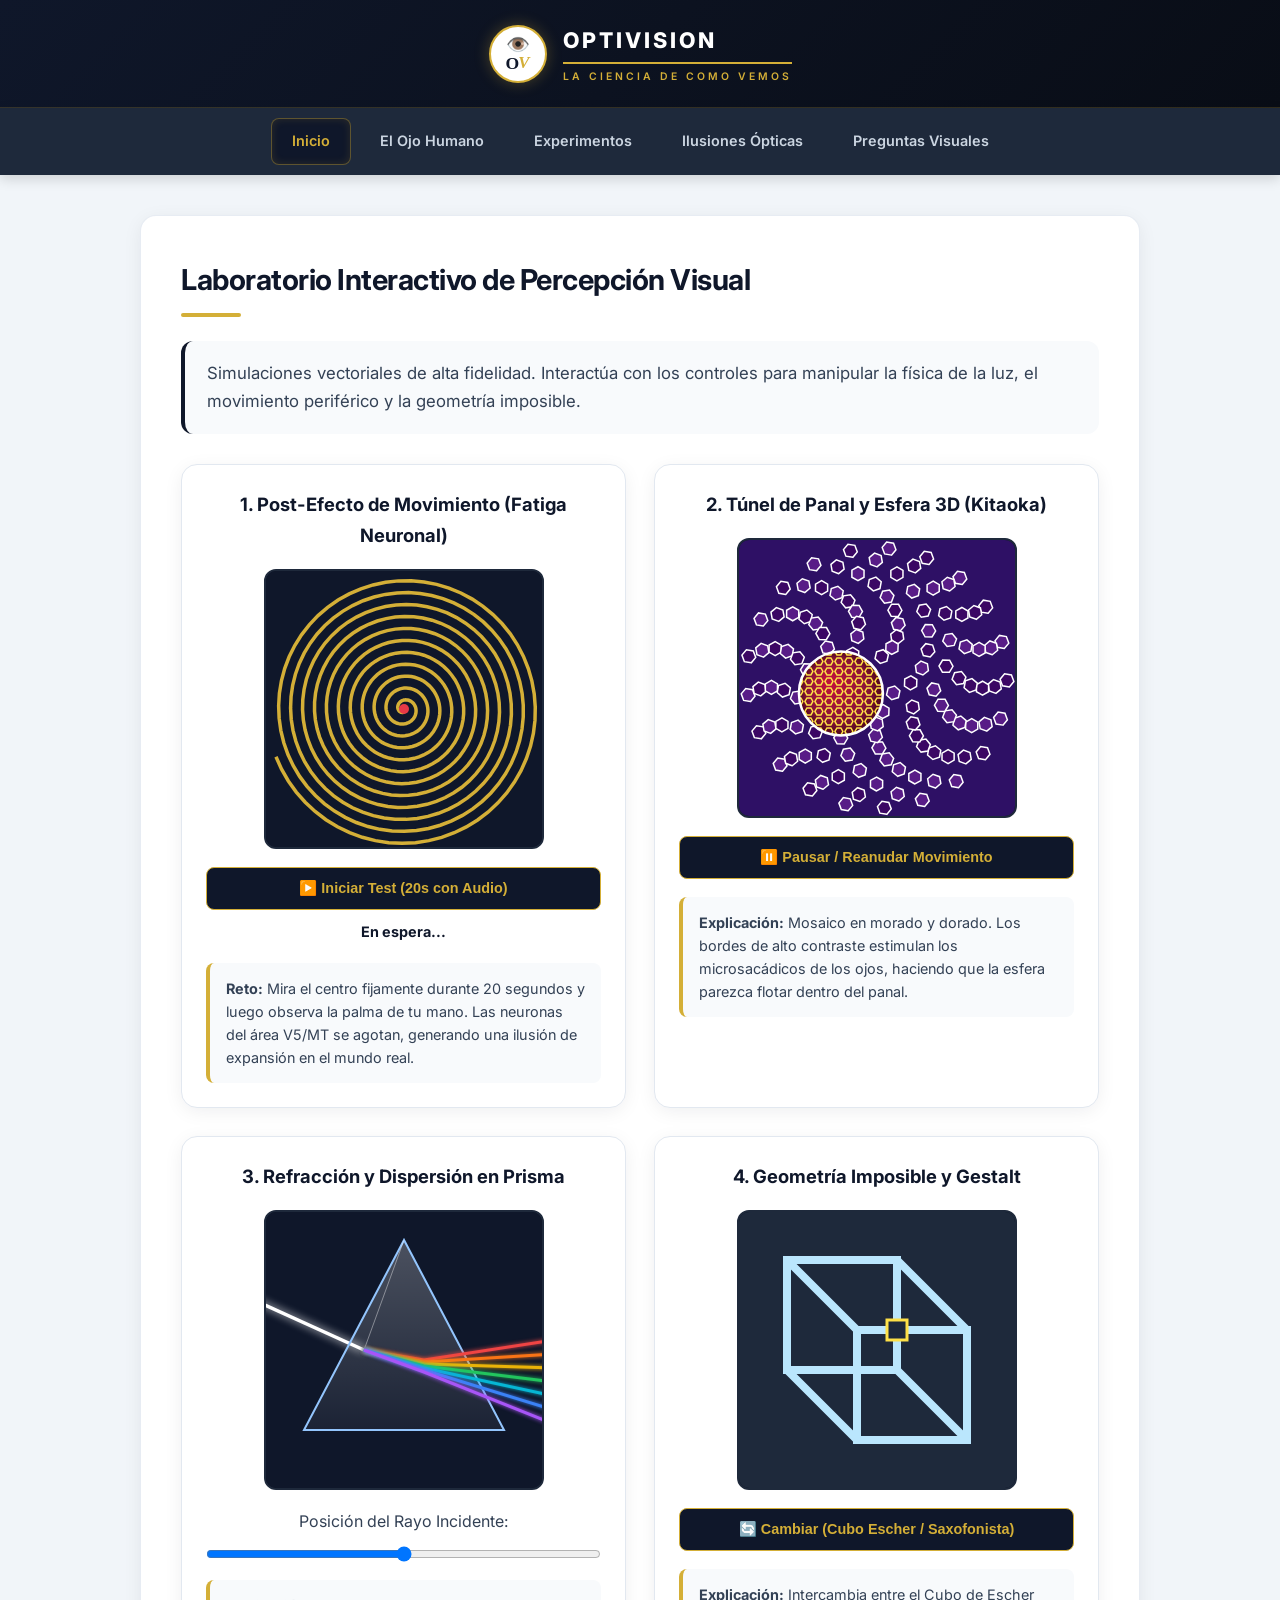
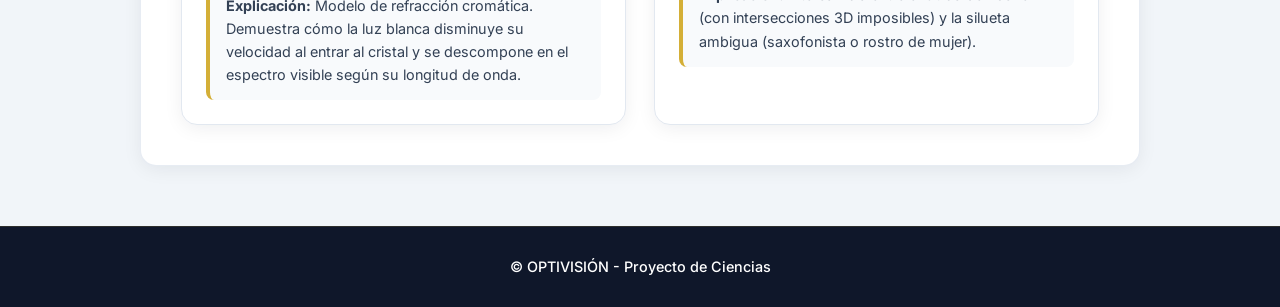
<file: iluciones opticas.html>
<!DOCTYPE html>
<html lang="es">
<head>
  <meta charset="UTF-8">
  <meta name="viewport" content="width=device-width, initial-scale=1.0">
  <title>OPTIVISION - Ilusiones Ópticas de Alto Impacto</title>
  <link rel="stylesheet" href="estilo.css">
</head>
<body>

  <header>
    <div class="optivision-logo">
      <div class="logo-ojo">
        <span class="ojo">👁️</span>
        <div class="letras-logo">
          <span class="letra-o">O</span>
          <span class="letra-v">V</span>
        </div>
      </div>
      <div class="texto-logo">
        <span class="nombre-top">OPTIVISION</span>
        <span class="sub-bottom">La ciencia de como vemos</span>
      </div>
    </div>
  </header>

  <nav>
    <a href="index.html" class="activo">Inicio</a>
    <a href="el ojo humano.html">El Ojo Humano</a>
    <a href="experimentos.html">Experimentos</a>
    <a href="iluciones opticas.html">Ilusiones Ópticas</a>
    <a href="preguntas visuales.html">Preguntas Visuales</a>
  </nav>

  <main>
    <h2>Laboratorio Interactivo de Percepción Visual</h2>
    <p>Simulaciones vectoriales de alta fidelidad. Interactúa con los controles para manipular la física de la luz, el movimiento periférico y la geometría imposible.</p>

    <div class="grid-ilusiones-clean">

      <!-- 1. ESPIRAL -->
      <div class="card-ilusion-clean">
        <h3>1. Post-Efecto de Movimiento (Fatiga Neuronal)</h3>
        <div class="canvas-wrap">
          <canvas id="espiralCanvas" width="300" height="300"></canvas>
        </div>
        <div class="controls-clean">
          <button class="btn-clean" onclick="toggleEspiral()" id="btnEspiral">▶️ Iniciar Test (20s con Audio)</button>
          <div class="timer-clean" id="timerBox">En espera...</div>
        </div>
        <p class="desc-clean">
          <strong>Reto:</strong> Mira el centro fijamente durante 20 segundos y luego observa la palma de tu mano. Las neuronas del área V5/MT se agotan, generando una ilusión de expansión en el mundo real.
        </p>
      </div>

      <!-- 2. TÚNEL -->
      <div class="card-ilusion-clean">
        <h3>2. Túnel de Panal y Esfera 3D (Kitaoka)</h3>
        <div class="canvas-wrap">
          <canvas id="tunnelCanvas" width="300" height="300"></canvas>
        </div>
        <div class="controls-clean">
          <button class="btn-clean" onclick="toggleTunnelMotion()" id="btnTunnel">⏸️ Pausar / Reanudar Movimiento</button>
        </div>
        <p class="desc-clean">
          <strong>Explicación:</strong> Mosaico en morado y dorado. Los bordes de alto contraste estimulan los microsacádicos de los ojos, haciendo que la esfera parezca flotar dentro del panal.
        </p>
      </div>

      <!-- 3. PRISMA -->
      <div class="card-ilusion-clean">
        <h3>3. Refracción y Dispersión en Prisma</h3>
        <div class="canvas-wrap">
          <canvas id="prismaCanvas" width="300" height="300"></canvas>
        </div>
        <div class="controls-clean">
          <label for="raySlider">Posición del Rayo Incidente:</label>
          <input type="range" id="raySlider" min="40" max="160" value="100" oninput="drawPrisma()" style="width:100%;">
        </div>
        <p class="desc-clean">
          <strong>Explicación:</strong> Modelo de refracción cromática. Demuestra cómo la luz blanca disminuye su velocidad al entrar al cristal y se descompone en el espectro visible según su longitud de onda.
        </p>
      </div>

      <!-- 4. GESTALT -->
      <div class="card-ilusion-clean">
        <h3>4. Geometría Imposible y Gestalt</h3>
        <div class="canvas-wrap">
          <canvas id="gestaltCanvas" width="300" height="300"></canvas>
        </div>
        <div class="controls-clean">
          <button class="btn-clean" onclick="toggleGestaltMode()">🔄 Cambiar (Cubo Escher / Saxofonista)</button>
        </div>
        <p class="desc-clean">
          <strong>Explicación:</strong> Intercambia entre el Cubo de Escher (con intersecciones 3D imposibles) y la silueta ambigua (saxofonista o rostro de mujer).
        </p>
      </div>

    </div>
  </main>

  <script>
    let audioCtx = null, osc = null;

    function startAudio() {
      if (!audioCtx) audioCtx = new (window.AudioContext || window.webkitAudioContext)();
      if (audioCtx.state === 'suspended') audioCtx.resume();
      osc = audioCtx.createOscillator();
      let gain = audioCtx.createGain();
      osc.type = 'sine';
      osc.frequency.setValueAtTime(220, audioCtx.currentTime);
      gain.gain.setValueAtTime(0.04, audioCtx.currentTime);
      osc.connect(gain);
      gain.connect(audioCtx.destination);
      osc.start();
    }

    function updateAudio(f) { if (osc && audioCtx) osc.frequency.setValueAtTime(f, audioCtx.currentTime); }
    function stopAudio() { if (osc) { osc.stop(); osc.disconnect(); osc = null; } }

    function playBeep() {
      if (!audioCtx) audioCtx = new (window.AudioContext || window.webkitAudioContext)();
      let b = audioCtx.createOscillator(), g = audioCtx.createGain();
      b.frequency.setValueAtTime(880, audioCtx.currentTime);
      g.gain.setValueAtTime(0.12, audioCtx.currentTime);
      b.connect(g); g.connect(audioCtx.destination);
      b.start(); b.stop(audioCtx.currentTime + 0.4);
    }

    // 1. ESPIRAL
    let espCanvas = document.getElementById('espiralCanvas'), ctxEsp = espCanvas.getContext('2d');
    let espAngle = 0, espActive = false, espAnim, espTimer;

    function drawEspiral() {
      ctxEsp.fillStyle = '#0f172a';
      ctxEsp.fillRect(0, 0, 300, 300);
      ctxEsp.save();
      ctxEsp.translate(150, 150);
      ctxEsp.rotate(espAngle);
      ctxEsp.beginPath();
      ctxEsp.lineWidth = 3.5;
      ctxEsp.strokeStyle = '#d4af37';
      for (let i = 0; i < 720; i++) {
        let r = i * 0.19;
        let a = i * 0.1;
        let x = r * Math.cos(a);
        let y = r * Math.sin(a);
        if (i === 0) ctxEsp.moveTo(x, y);
        else ctxEsp.lineTo(x, y);
      }
      ctxEsp.stroke();
      ctxEsp.beginPath();
      ctxEsp.arc(0, 0, 5, 0, Math.PI * 2);
      ctxEsp.fillStyle = '#e63946';
      ctxEsp.fill();
      ctxEsp.restore();

      if (espActive) {
        espAngle += 0.08;
        espAnim = requestAnimationFrame(drawEspiral);
      }
    }

    function toggleEspiral() {
      espActive = !espActive;
      let btn = document.getElementById('btnEspiral');
      let timer = document.getElementById('timerBox');

      if (espActive) {
        btn.innerText = "⏸️ Detener Test";
        startAudio();
        let s = 0;
        drawEspiral();
        espTimer = setInterval(() => {
          s++;
          timer.innerText = `Tiempo: ${s}s / 20s`;
          updateAudio(220 + (s * 15));
          if (s >= 20) {
            stopAudio();
            playBeep();
            timer.innerText = "¡MIRA TU MANO AHORA!";
            timer.style.color = "#e63946";
            clearInterval(espTimer);
          }
        }, 1000);
      } else {
        btn.innerText = "▶️ Iniciar Test (20s con Audio)";
        cancelAnimationFrame(espAnim);
        clearInterval(espTimer);
        stopAudio();
        timer.innerText = "En espera...";
        timer.style.color = "#334155";
      }
    }
    drawEspiral();

    // 2. TÚNEL
    let tunCanvas = document.getElementById('tunnelCanvas'), ctxTun = tunCanvas.getContext('2d');
    let tunAngle = 0, tunActive = true, tunAnim;

    function drawHexagon(ctx, x, y, r, fillColor, strokeColor) {
      ctx.beginPath();
      for (let i = 0; i < 6; i++) {
        let a = (i * Math.PI) / 3;
        let hx = x + r * Math.cos(a);
        let hy = y + r * Math.sin(a);
        if (i === 0) ctx.moveTo(hx, hy);
        else ctx.lineTo(hx, hy);
      }
      ctx.closePath();
      if (fillColor) { ctx.fillStyle = fillColor; ctx.fill(); }
      if (strokeColor) { ctx.strokeStyle = strokeColor; ctx.lineWidth = 1.5; ctx.stroke(); }
    }

    function drawTunnel() {
      ctxTun.fillStyle = '#2e1065';
      ctxTun.fillRect(0, 0, 300, 300);
      ctxTun.save();
      ctxTun.translate(150, 150);

      for (let ring = 130; ring > 10; ring -= 12) {
        ctxTun.save();
        ctxTun.rotate((130 - ring) * 0.015 + tunAngle);
        let count = Math.floor(ring / 6);
        for (let i = 0; i < count; i++) {
          let a = (i * 2 * Math.PI) / count;
          let hx = ring * Math.cos(a);
          let hy = ring * Math.sin(a);
          let bgCol = (i % 2 === 0) ? '#581c87' : '#3b0764';
          let borderCol = (ring % 24 === 0) ? '#eab308' : '#ffffff';
          drawHexagon(ctxTun, hx, hy, 7, bgCol, borderCol);
        }
        ctxTun.restore();
      }

      let sx = -40 + Math.sin(tunAngle * 2) * 6;
      let sy = 20 + Math.cos(tunAngle * 2) * 6;
      let sr = 42;

      ctxTun.save();
      ctxTun.beginPath();
      ctxTun.arc(sx, sy, sr, 0, Math.PI * 2);
      ctxTun.clip();

      let grad = ctxTun.createRadialGradient(sx - 12, sy - 12, 5, sx, sy, sr);
      grad.addColorStop(0, '#be123c');
      grad.addColorStop(0.7, '#881337');
      grad.addColorStop(1, '#4c0519');
      ctxTun.fillStyle = grad;
      ctxTun.fillRect(sx - sr, sy - sr, sr * 2, sr * 2);

      for (let hx = -sr; hx < sr; hx += 10) {
        for (let hy = -sr; hy < sr; hy += 10) {
          drawHexagon(ctxTun, sx + hx, sy + hy, 4, null, '#fde047');
        }
      }
      ctxTun.restore();

      ctxTun.beginPath();
      ctxTun.arc(sx, sy, sr, 0, Math.PI * 2);
      ctxTun.lineWidth = 2.5;
      ctxTun.strokeStyle = '#ffffff';
      ctxTun.stroke();

      ctxTun.restore();

      if (tunActive) {
        tunAngle += 0.015;
        tunAnim = requestAnimationFrame(drawTunnel);
      }
    }

    function toggleTunnelMotion() {
      tunActive = !tunActive;
      let btn = document.getElementById('btnTunnel');
      btn.innerText = tunActive ? "⏸️ Pausar Movimiento" : "▶️ Reanudar Movimiento";
      if (tunActive) drawTunnel();
      else cancelAnimationFrame(tunAnim);
    }
    drawTunnel();

    // 3. PRISMA
    let prismCanvas = document.getElementById('prismaCanvas'), ctxPrism = prismCanvas.getContext('2d');

    function drawPrisma() {
      let rayY = parseInt(document.getElementById('raySlider').value);
      ctxPrism.fillStyle = '#0f172a';
      ctxPrism.fillRect(0, 0, 300, 300);

      ctxPrism.beginPath();
      ctxPrism.moveTo(0, rayY);
      ctxPrism.lineTo(110, 150);
      ctxPrism.lineWidth = 3.5;
      ctxPrism.strokeStyle = '#ffffff';
      ctxPrism.shadowColor = '#ffffff';
      ctxPrism.shadowBlur = 8;
      ctxPrism.stroke();
      ctxPrism.shadowBlur = 0;

      ctxPrism.beginPath();
      ctxPrism.moveTo(150, 40);
      ctxPrism.lineTo(50, 230);
      ctxPrism.lineTo(250, 230);
      ctxPrism.closePath();
      
      let pGrad = ctxPrism.createLinearGradient(150, 40, 150, 230);
      pGrad.addColorStop(0, 'rgba(255, 255, 255, 0.25)');
      pGrad.addColorStop(1, 'rgba(255, 255, 255, 0.05)');
      ctxPrism.fillStyle = pGrad;
      ctxPrism.fill();
      ctxPrism.lineWidth = 2;
      ctxPrism.strokeStyle = '#93c5fd';
      ctxPrism.stroke();

      ctxPrism.beginPath();
      ctxPrism.moveTo(150, 40);
      ctxPrism.lineTo(110, 150);
      ctxPrism.strokeStyle = 'rgba(255, 255, 255, 0.4)';
      ctxPrism.lineWidth = 1;
      ctxPrism.stroke();

      let colors = ['#ef4444', '#f97316', '#eab308', '#22c55e', '#06b6d4', '#3b82f6', '#a855f7'];
      colors.forEach((col, idx) => {
        ctxPrism.beginPath();
        ctxPrism.moveTo(110, 150);
        ctxPrism.lineTo(170, 160 + (idx * 2));
        ctxPrism.lineTo(300, 140 + (idx * 14));
        ctxPrism.lineWidth = 3;
        ctxPrism.strokeStyle = col;
        ctxPrism.shadowColor = col;
        ctxPrism.shadowBlur = 4;
        ctxPrism.stroke();
      });
      ctxPrism.shadowBlur = 0;
    }
    drawPrisma();

    // 4. GESTALT
    let gesCanvas = document.getElementById('gestaltCanvas'), ctxGes = gesCanvas.getContext('2d');
    let gesMode = true;

    function drawGestalt() {
      ctxGes.fillStyle = '#1e293b';
      ctxGes.fillRect(0, 0, 300, 300);

      if (gesMode) {
        ctxGes.lineWidth = 8;
        ctxGes.strokeStyle = '#bae6fd';
        ctxGes.strokeRect(60, 60, 110, 110);
        ctxGes.strokeRect(130, 130, 110, 110);

        ctxGes.beginPath();
        ctxGes.moveTo(60, 60); ctxGes.lineTo(130, 130);
        ctxGes.moveTo(170, 60); ctxGes.lineTo(240, 130);
        ctxGes.moveTo(60, 170); ctxGes.lineTo(130, 240);
        ctxGes.moveTo(170, 170); ctxGes.lineTo(240, 240);
        ctxGes.stroke();

        ctxGes.fillStyle = '#1e293b';
        ctxGes.fillRect(160, 120, 20, 20);
        ctxGes.strokeStyle = '#fde047';
        ctxGes.lineWidth = 3;
        ctxGes.strokeRect(160, 120, 20, 20);
      } else {
        ctxGes.fillStyle = '#ffffff';
        ctxGes.fillRect(0, 0, 300, 300);
        ctxGes.fillStyle = '#000000';
        
        ctxGes.beginPath();
        ctxGes.moveTo(120, 40);
        ctxGes.bezierCurveTo(80, 50, 70, 100, 110, 110);
        ctxGes.bezierCurveTo(130, 120, 150, 90, 180, 100);
        ctxGes.bezierCurveTo(150, 60, 140, 40, 120, 40);
        ctxGes.fill();

        ctxGes.beginPath();
        ctxGes.moveTo(110, 120);
        ctxGes.bezierCurveTo(70, 140, 60, 220, 100, 260);
        ctxGes.lineTo(160, 260);
        ctxGes.bezierCurveTo(180, 220, 150, 180, 180, 160);
        ctxGes.bezierCurveTo(140, 150, 130, 130, 110, 120);
        ctxGes.fill();

        ctxGes.beginPath();
        ctxGes.ellipse(190, 130, 12, 5, -0.2, 0, Math.PI * 2);
        ctxGes.fill();
      }
    }

    function toggleGestaltMode() {
      gesMode = !gesMode;
      drawGestalt();
    }
    drawGestalt();
  </script>

  <footer>
    <p>&copy; OPTIVISIÓN - Proyecto de Ciencias</p>
  </footer>
</body>
</html>
</file>
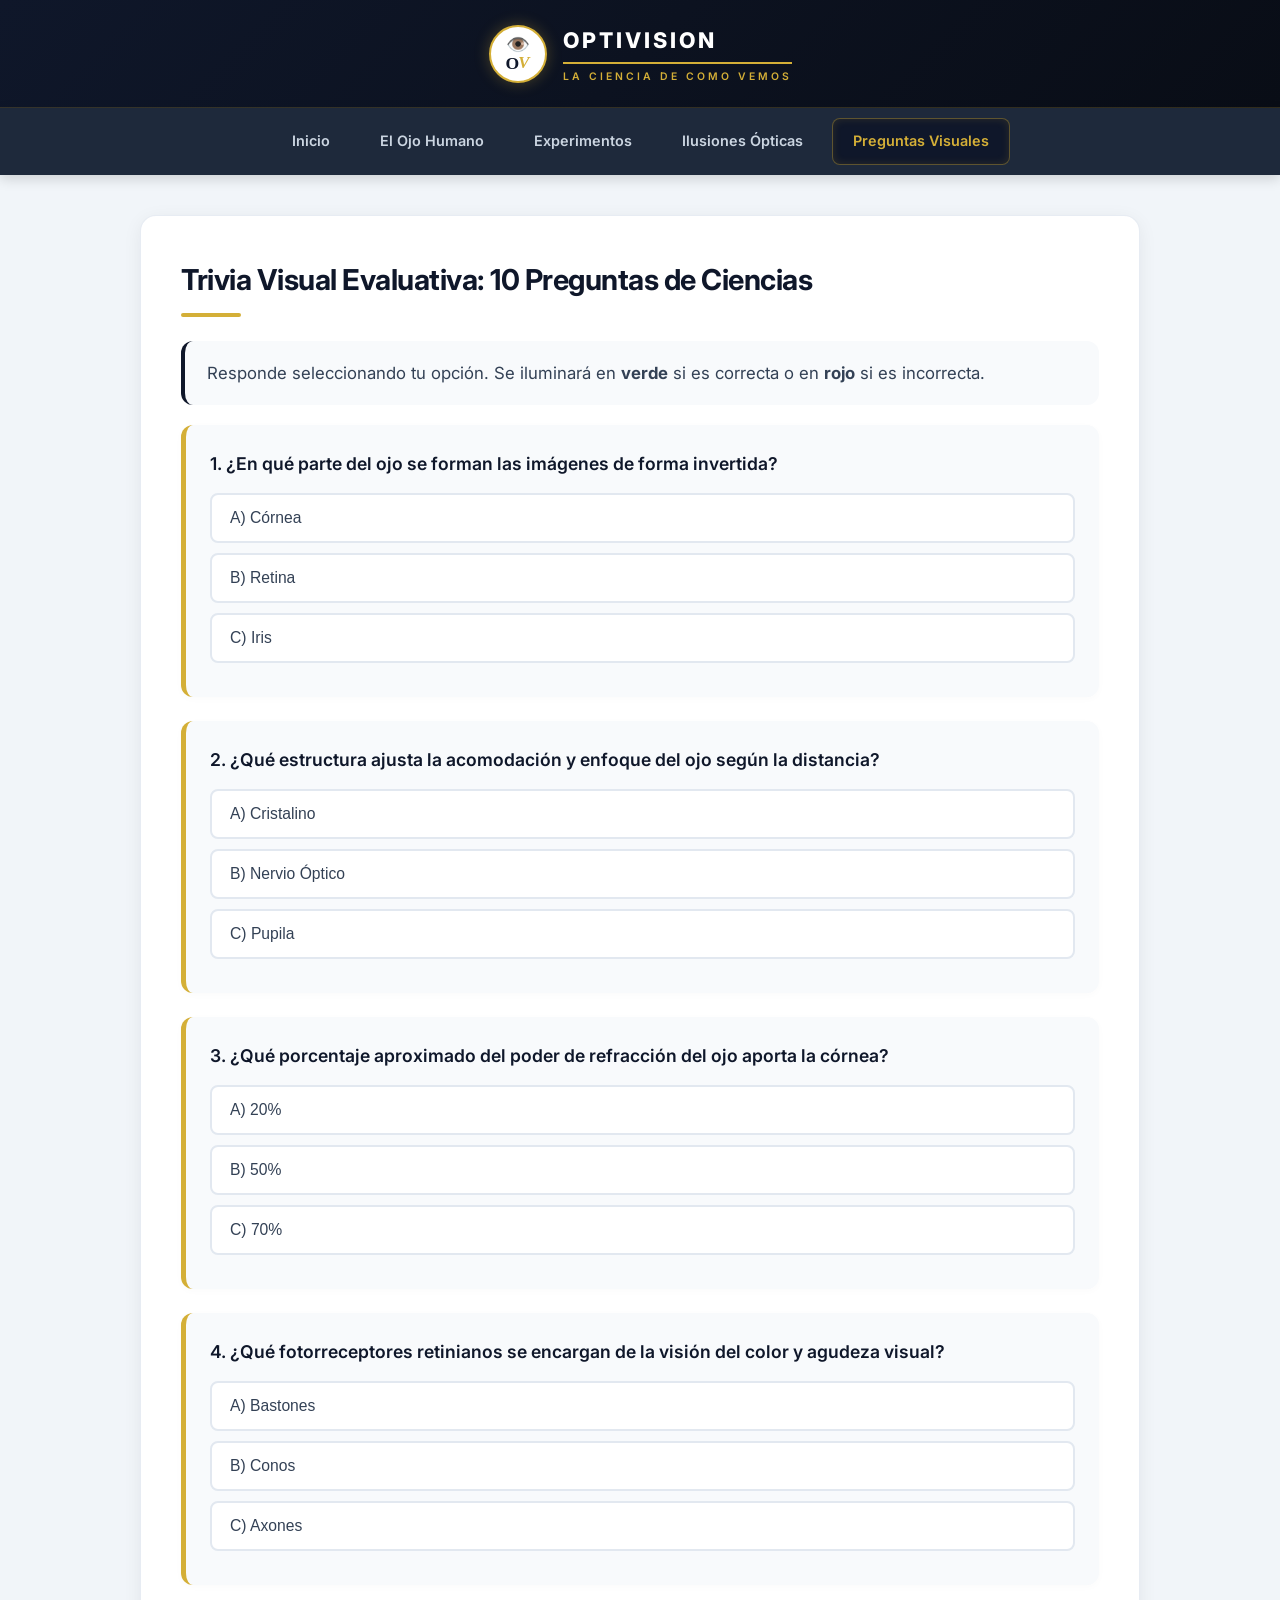
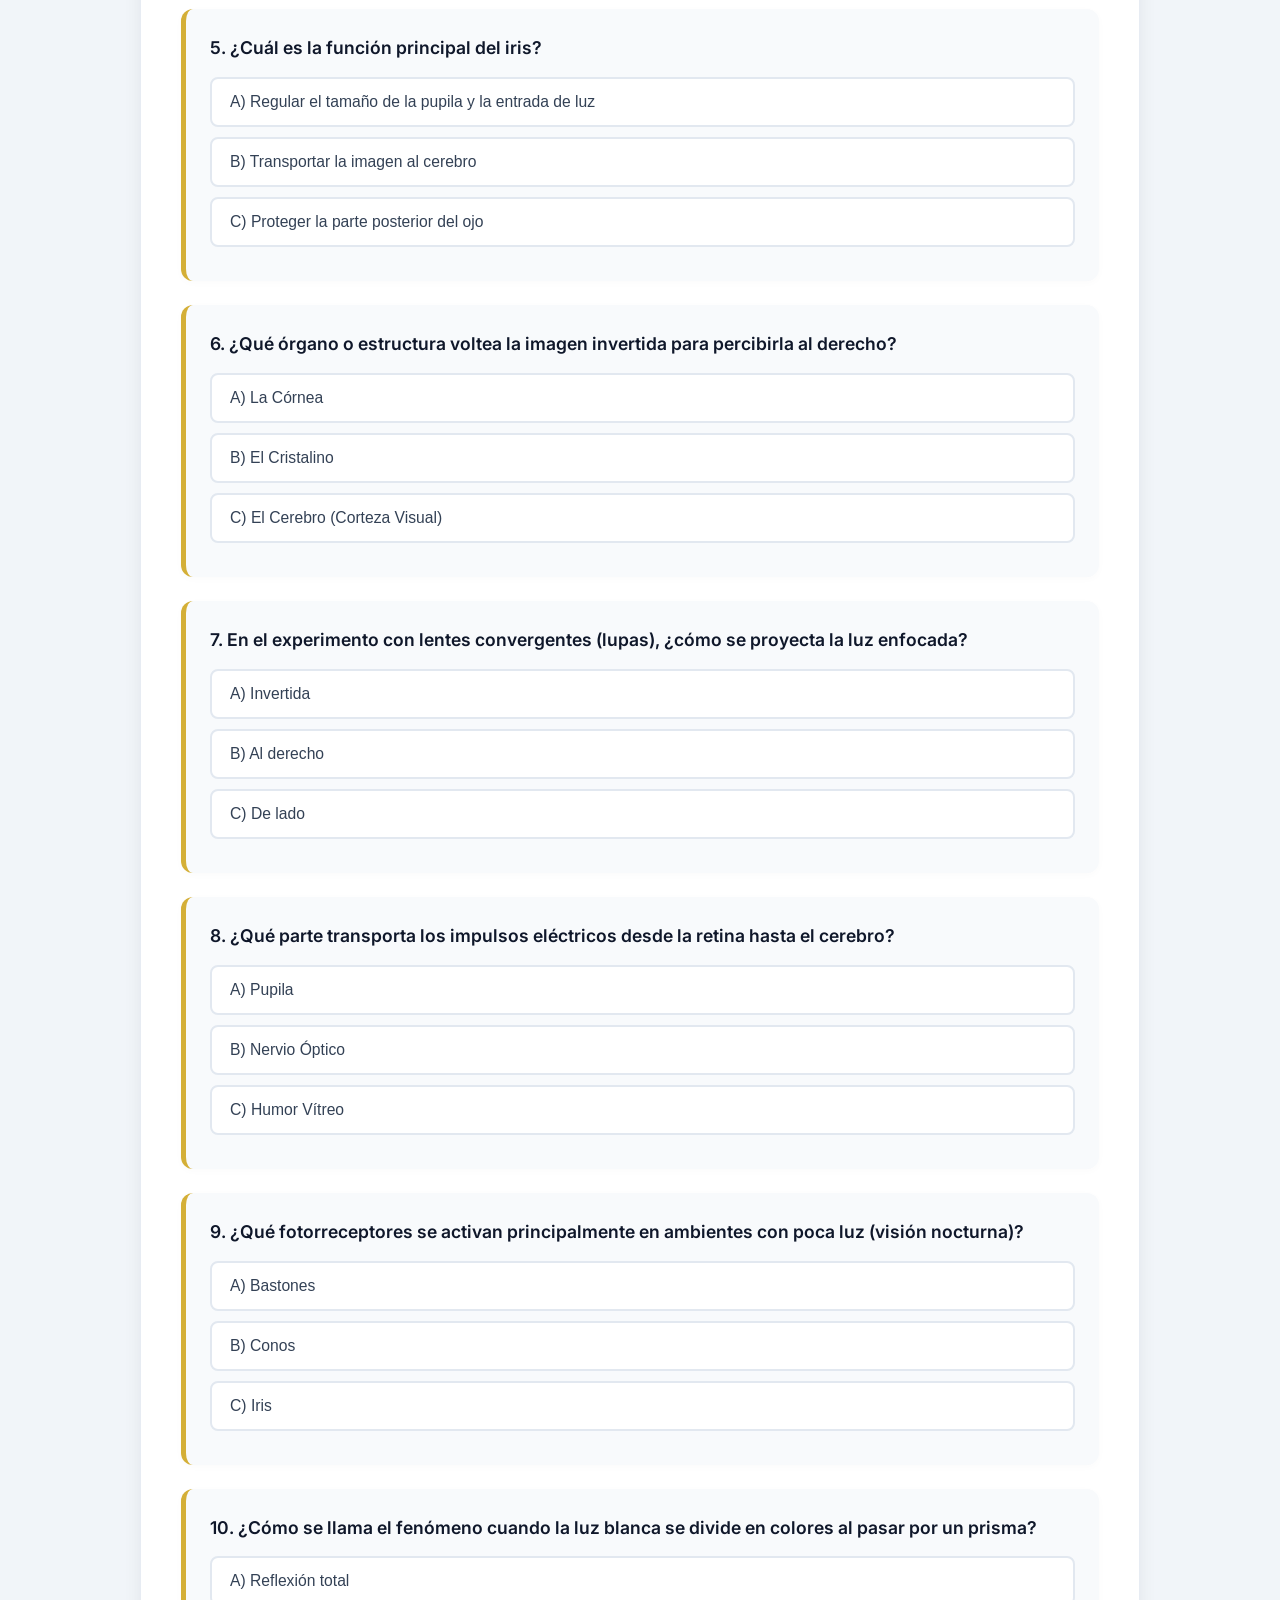
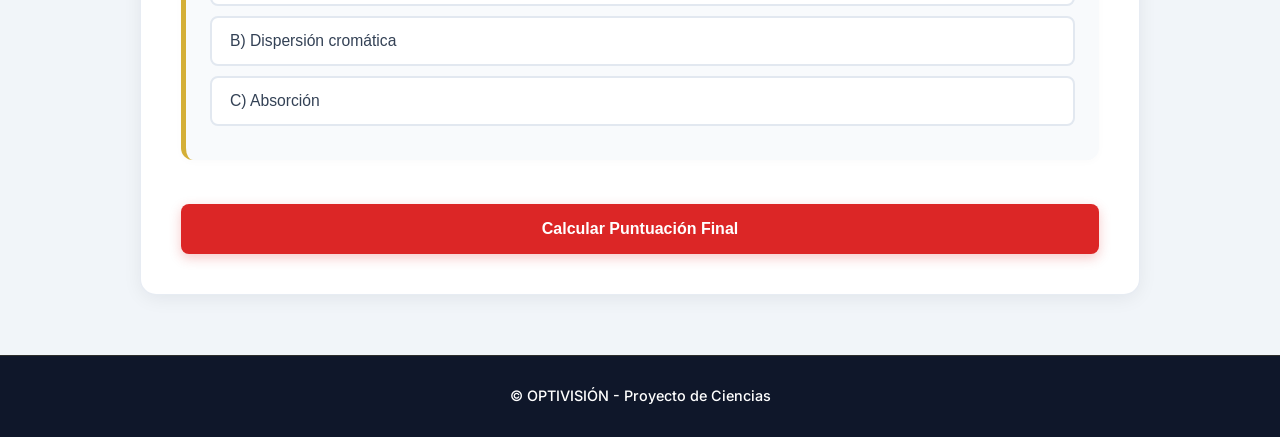
<file: preguntas visuales.html>
<!DOCTYPE html>
<html lang="es">
<head>
  <meta charset="UTF-8">
  <meta name="viewport" content="width=device-width, initial-scale=1.0">
  <title>OPTIVISION - Preguntas Visuales</title>
  <link rel="stylesheet" href="estilo.css">
</head>
<body>
  <header>
    <div class="optivision-logo">
      <div class="logo-ojo">
        <span class="ojo">👁️</span>
        <div class="letras-logo">
          <span class="letra-o">O</span>
          <span class="letra-v">V</span>
        </div>
      </div>
      <div class="texto-logo">
        <span class="nombre-top">OPTIVISION</span>
        <span class="sub-bottom">La ciencia de como vemos</span>
      </div>
    </div>
  </header>

  <nav>
    <a href="index.html">Inicio</a>
    <a href="el ojo humano.html">El Ojo Humano</a>
    <a href="experimentos.html">Experimentos</a>
    <a href="iluciones opticas.html">Ilusiones Ópticas</a>
    <a href="preguntas visuales.html" class="activo">Preguntas Visuales</a>
  </nav>

  <main>
    <h2>Trivia Visual Evaluativa: 10 Preguntas de Ciencias</h2>
    <p style="margin-bottom: 20px;">Responde seleccionando tu opción. Se iluminará en <strong>verde</strong> si es correcta o en <strong>rojo</strong> si es incorrecta.</p>

    <!-- PREGUNTA 1 -->
    <div class="quiz-block">
      <p>1. ¿En qué parte del ojo se forman las imágenes de forma invertida?</p>
      <button class="quiz-option" onclick="responder(1, 'A', this)">A) Córnea</button>
      <button class="quiz-option" onclick="responder(1, 'B', this)">B) Retina</button>
      <button class="quiz-option" onclick="responder(1, 'C', this)">C) Iris</button>
    </div>

    <!-- PREGUNTA 2 -->
    <div class="quiz-block">
      <p>2. ¿Qué estructura ajusta la acomodación y enfoque del ojo según la distancia?</p>
      <button class="quiz-option" onclick="responder(2, 'A', this)">A) Cristalino</button>
      <button class="quiz-option" onclick="responder(2, 'B', this)">B) Nervio Óptico</button>
      <button class="quiz-option" onclick="responder(2, 'C', this)">C) Pupila</button>
    </div>

    <!-- PREGUNTA 3 -->
    <div class="quiz-block">
      <p>3. ¿Qué porcentaje aproximado del poder de refracción del ojo aporta la córnea?</p>
      <button class="quiz-option" onclick="responder(3, 'A', this)">A) 20%</button>
      <button class="quiz-option" onclick="responder(3, 'B', this)">B) 50%</button>
      <button class="quiz-option" onclick="responder(3, 'C', this)">C) 70%</button>
    </div>

    <!-- PREGUNTA 4 -->
    <div class="quiz-block">
      <p>4. ¿Qué fotorreceptores retinianos se encargan de la visión del color y agudeza visual?</p>
      <button class="quiz-option" onclick="responder(4, 'A', this)">A) Bastones</button>
      <button class="quiz-option" onclick="responder(4, 'B', this)">B) Conos</button>
      <button class="quiz-option" onclick="responder(4, 'C', this)">C) Axones</button>
    </div>

    <!-- PREGUNTA 5 -->
    <div class="quiz-block">
      <p>5. ¿Cuál es la función principal del iris?</p>
      <button class="quiz-option" onclick="responder(5, 'A', this)">A) Regular el tamaño de la pupila y la entrada de luz</button>
      <button class="quiz-option" onclick="responder(5, 'B', this)">B) Transportar la imagen al cerebro</button>
      <button class="quiz-option" onclick="responder(5, 'C', this)">C) Proteger la parte posterior del ojo</button>
    </div>

    <!-- PREGUNTA 6 -->
    <div class="quiz-block">
      <p>6. ¿Qué órgano o estructura voltea la imagen invertida para percibirla al derecho?</p>
      <button class="quiz-option" onclick="responder(6, 'A', this)">A) La Córnea</button>
      <button class="quiz-option" onclick="responder(6, 'B', this)">B) El Cristalino</button>
      <button class="quiz-option" onclick="responder(6, 'C', this)">C) El Cerebro (Corteza Visual)</button>
    </div>

    <!-- PREGUNTA 7 -->
    <div class="quiz-block">
      <p>7. En el experimento con lentes convergentes (lupas), ¿cómo se proyecta la luz enfocada?</p>
      <button class="quiz-option" onclick="responder(7, 'A', this)">A) Invertida</button>
      <button class="quiz-option" onclick="responder(7, 'B', this)">B) Al derecho</button>
      <button class="quiz-option" onclick="responder(7, 'C', this)">C) De lado</button>
    </div>

    <!-- PREGUNTA 8 -->
    <div class="quiz-block">
      <p>8. ¿Qué parte transporta los impulsos eléctricos desde la retina hasta el cerebro?</p>
      <button class="quiz-option" onclick="responder(8, 'A', this)">A) Pupila</button>
      <button class="quiz-option" onclick="responder(8, 'B', this)">B) Nervio Óptico</button>
      <button class="quiz-option" onclick="responder(8, 'C', this)">C) Humor Vítreo</button>
    </div>

    <!-- PREGUNTA 9 -->
    <div class="quiz-block">
      <p>9. ¿Qué fotorreceptores se activan principalmente en ambientes con poca luz (visión nocturna)?</p>
      <button class="quiz-option" onclick="responder(9, 'A', this)">A) Bastones</button>
      <button class="quiz-option" onclick="responder(9, 'B', this)">B) Conos</button>
      <button class="quiz-option" onclick="responder(9, 'C', this)">C) Iris</button>
    </div>

    <!-- PREGUNTA 10 -->
    <div class="quiz-block">
      <p>10. ¿Cómo se llama el fenómeno cuando la luz blanca se divide en colores al pasar por un prisma?</p>
      <button class="quiz-option" onclick="responder(10, 'A', this)">A) Reflexión total</button>
      <button class="quiz-option" onclick="responder(10, 'B', this)">B) Dispersión cromática</button>
      <button class="quiz-option" onclick="responder(10, 'C', this)">C) Absorción</button>
    </div>

    <button class="btn-calc" onclick="calcularScore()">Calcular Puntuación Final</button>

    <!-- CAJA DE RESULTADO ESTILIZADA -->
    <div id="caja-resultado" style="display: none; margin-top: 25px; padding: 20px; background-color: var(--gris-claro); border-radius: 10px; border: 2px solid var(--dorado); text-align: center;">
      <h3 id="resultado" style="color: var(--azul-oscuro); font-size: 1.3rem; margin: 0;"></h3>
    </div>
  </main>

  <script>
    // Respuestas correctas
    const correctas = {
      1: 'B', 2: 'A', 3: 'C', 4: 'B', 5: 'A',
      6: 'C', 7: 'A', 8: 'B', 9: 'A', 10: 'B'
    };

    let userResp = {};

    function responder(numPregunta, opcion, elemento) {
      // Registrar la opción seleccionada
      userResp[numPregunta] = opcion;

      // Obtener todos los botones de la misma pregunta
      let padre = elemento.parentElement;
      let botones = padre.querySelectorAll('.quiz-option');

      // Limpiar clases previas en esa pregunta
      botones.forEach(btn => {
        btn.classList.remove('correcta', 'incorrecta');
      });

      // Verificar si la respuesta presionada es la correcta
      if (opcion === correctas[numPregunta]) {
        elemento.classList.add('correcta');
      } else {
        elemento.classList.add('incorrecta');
        
        // Destacar cuál era la correcta en verde
        botones.forEach(btn => {
          if (btn.innerText.startsWith(correctas[numPregunta])) {
            btn.classList.add('correcta');
          }
        });
      }
    }

    function calcularScore() {
      let puntos = 0;
      let respondidas = Object.keys(userResp).length;

      for (let i = 1; i <= 10; i++) {
        if (userResp[i] === correctas[i]) {
          puntos += 10;
        }
      }

      let caja = document.getElementById('caja-resultado');
      let resDiv = document.getElementById('resultado');

      // Mostrar la caja contenedora
      caja.style.display = 'block';

      if (respondidas < 10) {
        resDiv.innerText = `Puntuación actual: ${puntos} / 100 Pts\n(Has respondido ${respondidas} de 10 preguntas).`;
      } else {
        resDiv.innerText = `🎯 ¡Completado! Puntuación Final: ${puntos} / 100 Pts`;
      }

      // Desplazar suavemente hasta el resultado
      caja.scrollIntoView({ behavior: 'smooth' });
    }
  </script>

  <footer>
    <p>&copy; OPTIVISIÓN - Proyecto de Ciencias</p>
  </footer>
</body>
</html>
</file>
<file: estilo.css>
@import url('https://fonts.googleapis.com/css2?family=Inter:wght@300;400;500;600;700&display=swap');

:root {
  --azul-oscuro: #0f172a;
  --azul-medio: #1e293b;
  --azul-hover: #334155;
  --dorado: #d4af37;
  --dorado-brillante: #f59e0b;
  --dorado-suave: #fef3c7;
  --blanco: #ffffff;
  --gris-fondo: #f1f5f9;
  --gris-claro: #f8fafc;
  --gris-borde: #e2e8f0;
  --texto-oscuro: #334155;
  --texto-mutado: #64748b;
  --verde-exito: #10b981;
  --rojo-error: #ef4444;
  --rojo-acento: #dc2626;
  --sombra-suave: 0 4px 20px -2px rgba(15, 23, 42, 0.08);
  --sombra-hover: 0 12px 28px -4px rgba(15, 23, 42, 0.15);
  --radio-card: 16px;
}

* {
  box-sizing: border-box;
  margin: 0;
  padding: 0;
}

body {
  font-family: 'Inter', -apple-system, BlinkMacSystemFont, 'Segoe UI', Roboto, sans-serif;
  background-color: var(--gris-fondo);
  color: var(--texto-oscuro);
  line-height: 1.7;
  -webkit-font-smoothing: antialiased;
}

/* ==========================================================================
   HEADER Y LOGO
   ========================================================================== */
header {
  background: linear-gradient(135deg, var(--azul-oscuro) 0%, #090d16 100%);
  padding: 22px 20px;
  display: flex;
  justify-content: center;
  align-items: center;
  box-shadow: 0 4px 20px rgba(0, 0, 0, 0.25);
  border-bottom: 1px solid rgba(212, 175, 55, 0.2);
}

.optivision-logo {
  display: flex;
  align-items: center;
  gap: 16px;
}

.logo-ojo {
  width: 58px;
  height: 58px;
  background: var(--blanco);
  border: 2px solid var(--dorado);
  border-radius: 50%;
  display: flex;
  flex-direction: column;
  justify-content: center;
  align-items: center;
  box-shadow: 0 0 15px rgba(212, 175, 55, 0.3);
  transition: transform 0.3s ease;
}

.logo-ojo:hover {
  transform: scale(1.05) rotate(5deg);
}

.ojo {
  font-size: 1.2rem;
  line-height: 1;
}

.letras-logo {
  display: flex;
  align-items: center;
  line-height: 1;
  margin-top: 1px;
}

.letra-o {
  color: var(--azul-oscuro);
  font-family: 'Georgia', serif;
  font-size: 1.1rem;
  font-weight: 800;
}

.letra-v {
  color: var(--dorado);
  font-family: 'Georgia', serif;
  font-size: 1.05rem;
  font-style: italic;
  font-weight: bold;
  margin-left: -1px;
}

.texto-logo {
  display: flex;
  flex-direction: column;
}

.nombre-top {
  color: var(--blanco);
  font-family: 'Inter', sans-serif;
  font-size: 1.35rem;
  font-weight: 800;
  letter-spacing: 3px;
  border-bottom: 2px solid var(--dorado);
  padding-bottom: 3px;
}

.sub-bottom {
  color: var(--dorado);
  font-size: 0.65rem;
  letter-spacing: 3px;
  margin-top: 4px;
  font-weight: 600;
  text-transform: uppercase;
}

/* ==========================================================================
   NAVEGACIÓN
   ========================================================================== */
nav {
  background-color: var(--azul-medio);
  display: flex;
  justify-content: center;
  gap: 8px;
  padding: 10px 15px;
  flex-wrap: wrap;
  position: sticky;
  top: 0;
  z-index: 100;
  backdrop-filter: blur(8px);
  box-shadow: 0 4px 12px rgba(0, 0, 0, 0.15);
}

nav a {
  color: #cbd5e1;
  text-decoration: none;
  padding: 10px 20px;
  font-size: 0.9rem;
  font-weight: 600;
  border-radius: 8px;
  border: 1px solid transparent;
  transition: all 0.25s ease;
}

nav a:hover {
  color: var(--blanco);
  background-color: var(--azul-hover);
}

nav a.activo {
  background-color: var(--azul-oscuro);
  color: var(--dorado);
  border-color: rgba(212, 175, 55, 0.4);
  box-shadow: inset 0 0 8px rgba(212, 175, 55, 0.15);
}

/* ==========================================================================
   CONTENIDO PRINCIPAL
   ========================================================================== */
main {
  max-width: 1000px;
  margin: 40px auto;
  padding: 40px;
  background: var(--blanco);
  border-radius: var(--radio-card);
  box-shadow: var(--sombra-suave);
  border: 1px solid rgba(226, 232, 240, 0.8);
}

main > p {
  font-size: 1.05rem;
  color: var(--texto-oscuro);
  margin-bottom: 30px;
  background-color: var(--gris-claro);
  padding: 18px 22px;
  border-radius: 12px;
  border-left: 4px solid var(--azul-oscuro);
}

h1, h2 {
  color: var(--azul-oscuro);
  font-weight: 700;
  letter-spacing: -0.5px;
}

h2 {
  position: relative;
  font-size: 1.8rem;
  margin-bottom: 24px;
  padding-bottom: 12px;
}

h2::after {
  content: '';
  position: absolute;
  bottom: 0;
  left: 0;
  width: 60px;
  height: 4px;
  background: var(--dorado);
  border-radius: 2px;
}

/* ==========================================================================
   CARDS Y SECCIONES DE INFORMACIÓN (.info-section)
   ========================================================================== */
.info-section {
  display: flex;
  flex-direction: column;
  gap: 32px;
  margin-top: 30px;
}

.info-card {
  background: var(--blanco);
  border: 1px solid var(--gris-borde);
  border-radius: var(--radio-card);
  overflow: hidden;
  box-shadow: var(--sombra-suave);
  transition: transform 0.3s ease, box-shadow 0.3s ease, border-color 0.3s ease;
  display: flex;
  flex-direction: column;
  padding: 24px; /* Asegura contenedor uniforme incluso con HTML mal cerrado */
  gap: 20px;
}

.info-card:hover {
  transform: translateY(-4px);
  box-shadow: var(--sombra-hover);
  border-color: rgba(212, 175, 55, 0.5);
}

.info-card img {
  width: 100%;
  height: 320px;
  object-fit: cover;
  border-radius: 10px;
  box-shadow: 0 4px 10px rgba(0, 0, 0, 0.05);
}

.info-card-body {
  display: flex;
  flex-direction: column;
  gap: 12px;
}

.info-card h3, 
.info-card-body h3 {
  color: var(--azul-oscuro);
  font-size: 1.4rem;
  font-weight: 700;
  display: flex;
  align-items: center;
  gap: 10px;
  margin-bottom: 8px;
}

.info-card h3::before,
.info-card-body h3::before {
  content: '';
  display: inline-block;
  width: 5px;
  height: 22px;
  background-color: var(--dorado);
  border-radius: 3px;
}

.info-card p, 
.info-card-body p {
  font-size: 1rem;
  line-height: 1.75;
  color: var(--texto-oscuro);
}

.info-card strong, 
.info-card-body strong {
  color: var(--azul-oscuro);
  font-weight: 600;
}

/* ==========================================================================
   INICIO (GRID HOME)
   ========================================================================== */
.grid-home {
  display: grid;
  grid-template-columns: repeat(auto-fit, minmax(240px, 1fr));
  gap: 24px;
  margin-top: 30px;
}

.card-home {
  background: var(--blanco);
  border: 1px solid var(--gris-borde);
  border-radius: var(--radio-card);
  overflow: hidden;
  text-align: center;
  transition: transform 0.3s ease, border-color 0.3s ease, box-shadow 0.3s ease;
  display: flex;
  flex-direction: column;
  box-shadow: var(--sombra-suave);
}

.card-home:hover {
  transform: translateY(-6px);
  border-color: var(--dorado);
  box-shadow: var(--sombra-hover);
}

.card-home img {
  width: 100%;
  height: 160px;
  object-fit: cover;
}

.card-home-content {
  padding: 20px;
  flex: 1;
  display: flex;
  flex-direction: column;
  justify-content: space-between;
}

.btn-card {
  display: inline-block;
  margin-top: 18px;
  padding: 12px 20px;
  background-color: var(--azul-oscuro);
  color: var(--dorado);
  text-decoration: none;
  border-radius: 8px;
  font-weight: 600;
  font-size: 0.9rem;
  transition: all 0.2s ease;
}

.btn-card:hover {
  background-color: var(--azul-medio);
  box-shadow: 0 4px 12px rgba(15, 23, 42, 0.2);
}

/* ==========================================================================
   ILUSIONES ÓPTICAS Y EXPERIMENTOS
   ========================================================================== */
.grid-ilusiones-clean {
  display: grid;
  grid-template-columns: repeat(auto-fit, minmax(300px, 1fr));
  gap: 28px;
  margin-top: 30px;
}

.card-ilusion-clean {
  background: var(--blanco);
  border: 1px solid var(--gris-borde);
  border-radius: var(--radio-card);
  padding: 24px;
  display: flex;
  flex-direction: column;
  align-items: center;
  box-shadow: var(--sombra-suave);
  transition: transform 0.3s ease;
}

.card-ilusion-clean:hover {
  transform: translateY(-4px);
  box-shadow: var(--sombra-hover);
}

.card-ilusion-clean h3 {
  font-size: 1.15rem;
  color: var(--azul-oscuro);
  margin-bottom: 18px;
  text-align: center;
  font-weight: 700;
}

.canvas-wrap {
  width: 100%;
  max-width: 280px;
  height: 280px;
  background-color: #0f172a;
  border-radius: 12px;
  overflow: hidden;
  display: flex;
  justify-content: center;
  align-items: center;
  border: 2px solid var(--azul-medio);
  box-shadow: inset 0 0 10px rgba(0,0,0,0.5);
}

.controls-clean {
  width: 100%;
  margin: 18px 0;
  display: flex;
  flex-direction: column;
  align-items: center;
  gap: 10px;
}

.btn-clean {
  background-color: var(--azul-oscuro);
  color: var(--dorado);
  border: 1px solid var(--dorado);
  padding: 12px 18px;
  border-radius: 8px;
  font-weight: 600;
  font-size: 0.9rem;
  cursor: pointer;
  width: 100%;
  transition: all 0.2s ease;
}

.btn-clean:hover {
  background-color: var(--azul-medio);
  transform: scale(1.01);
}

.timer-clean {
  font-size: 0.9rem;
  font-weight: 700;
  color: var(--azul-oscuro);
}

.desc-clean {
  font-size: 0.9rem;
  color: var(--texto-oscuro);
  line-height: 1.6;
  background-color: var(--gris-claro);
  padding: 14px 16px;
  border-radius: 8px;
  border-left: 4px solid var(--dorado);
  width: 100%;
}

/* ==========================================================================
   QUIZ Y TRIVIA
   ========================================================================== */
.quiz-block {
  background: var(--gris-claro);
  padding: 24px;
  border-left: 5px solid var(--dorado);
  margin-bottom: 24px;
  border-radius: 12px;
  box-shadow: 0 2px 8px rgba(0,0,0,0.02);
}

.quiz-block p {
  font-size: 1.1rem;
  font-weight: 600;
  margin-bottom: 14px;
  color: var(--azul-oscuro);
}

.quiz-option {
  display: block;
  width: 100%;
  padding: 14px 18px;
  margin: 10px 0;
  background: var(--blanco);
  border: 2px solid var(--gris-borde);
  border-radius: 8px;
  text-align: left;
  font-size: 0.98rem;
  cursor: pointer;
  transition: all 0.2s ease;
  font-weight: 500;
  color: var(--texto-oscuro);
}

.quiz-option:hover:not([disabled]) {
  background: var(--dorado-suave);
  border-color: var(--dorado);
  color: var(--azul-oscuro);
}

.quiz-option.correcta {
  background-color: var(--verde-exito) !important;
  color: var(--blanco) !important;
  border-color: var(--verde-exito) !important;
  font-weight: 600;
}

.quiz-option.incorrecta {
  background-color: var(--rojo-error) !important;
  color: var(--blanco) !important;
  border-color: var(--rojo-error) !important;
}

.btn-calc {
  background-color: var(--rojo-acento);
  color: var(--blanco);
  border: none;
  padding: 16px 28px;
  font-weight: 700;
  font-size: 1rem;
  border-radius: 8px;
  cursor: pointer;
  width: 100%;
  margin-top: 20px;
  transition: background-color 0.2s ease, transform 0.1s ease;
  box-shadow: 0 4px 12px rgba(220, 38, 38, 0.25);
}

.btn-calc:hover {
  background-color: #b91c1c;
  transform: translateY(-1px);
}

/* ==========================================================================
   FOOTER
   ========================================================================== */
footer {
  text-align: center;
  padding: 28px 20px;
  background-color: var(--azul-oscuro);
  color: #94a3b8;
  margin-top: 60px;
  font-size: 0.9rem;
  border-top: 1px solid rgba(212, 175, 55, 0.15);
}

footer p {
  color: var(--blanco);
  font-weight: 500;
}

/* ==========================================================================
   RESPONSIVE DESIGN
   ========================================================================== */
@media (max-width: 768px) {
  main {
    margin: 15px;
    padding: 20px;
  }

  .info-card img {
    height: 220px;
  }

  nav {
    gap: 4px;
    padding: 8px;
  }

  nav a {
    padding: 8px 12px;
    font-size: 0.85rem;
  }
}
</file>
